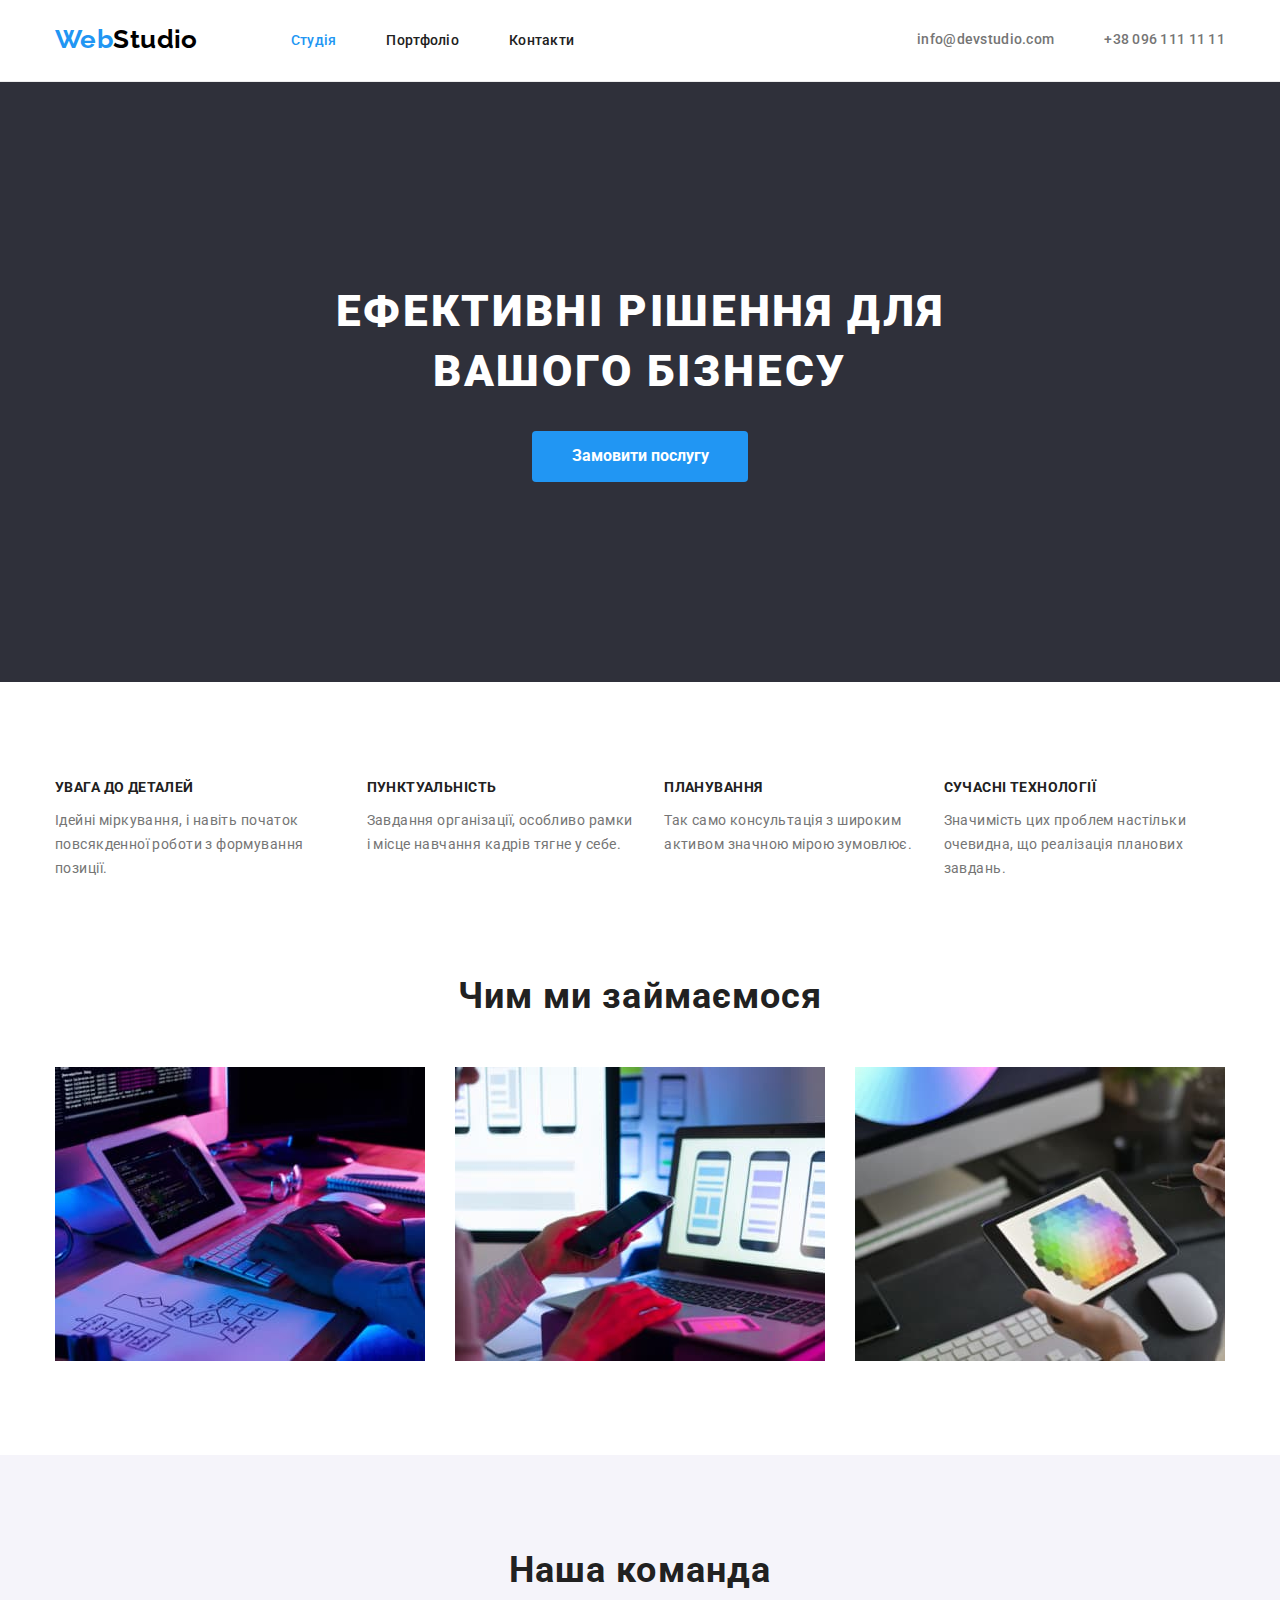
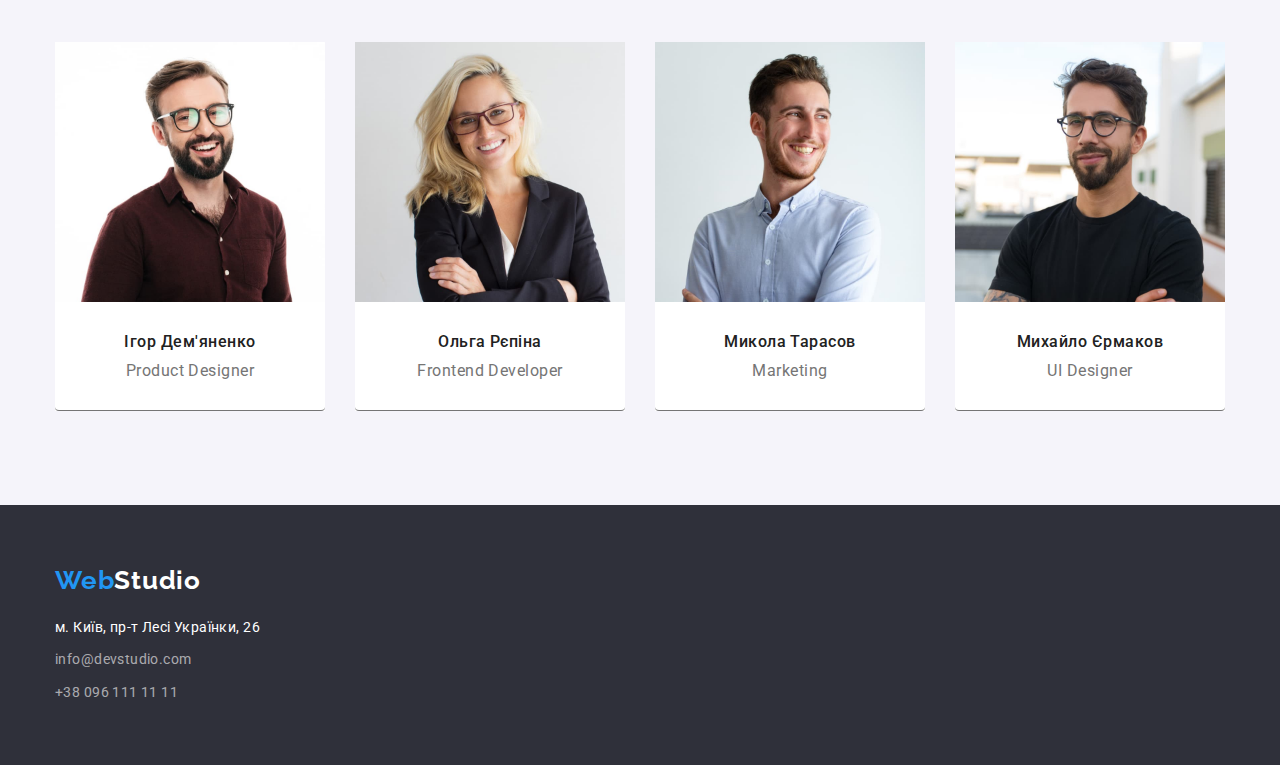
<file: index.html>
<!DOCTYPE html>
<html lang="uk">
  <head>
    <meta charset="UTF-8" />
    <meta http-equiv="X-UA-Compatible" content="IE=edge" />
    <meta name="viewport" content="width=device-width, initial-scale=1.0" />
    <title>Studio</title>
    <link rel="preconnect" href="https://fonts.googleapis.com" />
    <link rel="preconnect" href="https://fonts.gstatic.com" crossorigin />
    <link
      href="https://fonts.googleapis.com/css2?family=Raleway:wght@700&family=Roboto:wght@400;500;700;900&display=swap"
      rel="stylesheet"
    />
    <link rel="stylesheet" href="https://cdnjs.cloudflare.com/ajax/libs/modern-normalize/1.1.0/modern-normalize.min.css">
    <link rel="stylesheet" href="./styles/styles.css" />
  </head>
  <!-- <body class="page container"> -->
    <!-- Хедер -->
    <header class="page-header">
      <div class="container ">
      <nav>
        <!-- Логотип -->
        <a href="./index.html" class="logo">
          <span class="web">Web</span>Studio</a>
        <!-- Навигиция -->
        <ul class="site-nav list title">
          <li><a href="./index.html" class="current">Студія</a></li>
          <li><a href="./portfolio.html">Портфоліо</a></li>
          <li><a href="/">Контакти</a></li>
        </ul>
      </nav>
      <!-- Контакты -->
      <ul class="contacts list">
        <li class="item"><a href="mailto:info@devstudio.com">info@devstudio.com</a></li>
        <li class="item"><a href="tel:+380961111111">+38 096 111 11 11</a></li>
      </ul></div>
    </header>
    <main>
      <!-- Hero -->
        <section class="section hero">
          <div class="container">
          <h1 class="hero-title">Ефективні рішення для вашого бізнесу</h1>
          <button type="button" class="button">Замовити послугу</button>
        </div>
        </section>
      <!-- Наші особливості -->  
      <section class="section features ">
        <div class="container">
          <h2 class="visually-hidden">Наші особливості</h2>
          <ul class="features-list list">
          <li>
            <h3 class="title">Увага до деталей</h3>
            <p>
              Ідейні міркування, і навіть початок повсякденної роботи з
              формування позиції.
            </p>
          </li>
          <li>
            <h3 class="title">Пунктуальність</h3>
            <p>
              Завдання організації, особливо рамки і місце навчання кадрів тягне
              у себе.
            </p>
          </li>
          <li>
            <h3 class="title">Планування</h3>
            <p>
              Так само консультація з широким активом значною мірою зумовлює.
            </p>
          </li>
          <li>
            <h3 class="title">Сучасні технології</h3>
            <p>
              Значимість цих проблем настільки очевидна, що реалізація планових
              завдань.
            </p>
          </li>
          </ul>
        </div>  
      </section>
      <!-- Чим ми займаємося -->
      <section class="section examples">
        <div class="container">
        <h2 class="title our-work">Чим ми займаємося</h2>
        <ul class="list">
          <li>
            <img src="./images//box1.jpg" alt="Людина кодить" width="100%" />
          </li>
          <li>
            <img
              src="./images//box2.jpg"
              alt="Людина з смартфоном та ноутбуком"
              width="100%"
            />
          </li>
          <li>
            <img
              src="./images//box3.jpg"
              alt="Людина з планшетом"
              width="100%"
            />
          </li>
        </ul>
        </div>
      </section>
        <!-- Наша команда -->
        <section class="section team">
          <div class="container">
            <h2 class="team-title">Наша команда</h2>
            <ul class="list">
            <li class="team-item">
            <img src="./images//img1.jpg" alt="Ігор Дем'яненко" width="100%" />
            <div class="team-man">
            <h3 >Ігор Дем'яненко</h3>
            <p>Product Designer</p>
            </div>
            </li>
            <li class="team-item">
            <img src="./images//img2.jpg" alt="Ольга Рєпіна" width="100%" />
            <div class="team-man">
            <h3 >Ольга Рєпіна</h3>
            <p>Frontend Developer</p>
            </div>
            </li>
            <li class="team-item">
            <img src="./images//img3.jpg" alt="Микола Тарасов" width="100%" />
            <div class="team-man">
            <h3 >Микола Тарасов</h3>
            <p>Marketing</p>
            </div>
            </li>
            <li class="team-item">
            <img src="./images//img4.jpg" alt="Михайло Єрмаков" width="100%" />
            <div class="team-man">
            <h3 >Михайло Єрмаков</h3>
            <p>UI Designer</p>
            </div>
            </li>
            </ul>
          </div>  
      </section>
    </main>
    <!-- footer -->
    <footer class="footer">
      <div class="container">
      <a href="./index.html" class="logo"
        ><span class="web">Web</span
        ><span class="studio-footer">Studio</span></a
      >
      <address>
        <ul class="list">
          <li>
            <a
              href="https://goo.gl/maps/BuS8yhXF1dFbsMXs6"
              target="_blank"
              rel="noopener noreferrer nofollow"
              class="address"
              >м. Київ, пр-т Лесі Українки, 26</a
            >
          </li>
          <li>
            <a class="smooth" href="mailto:info@devstudio.com"
              >info@devstudio.com</a
            >
          </li>
          <li>
            <a class="smooth" href="tel:+380961111111">+38 096 111 11 11</a>
          </li>
        </ul>
      </address>
      </div>
    </footer>
  </body>
</html>
</file>
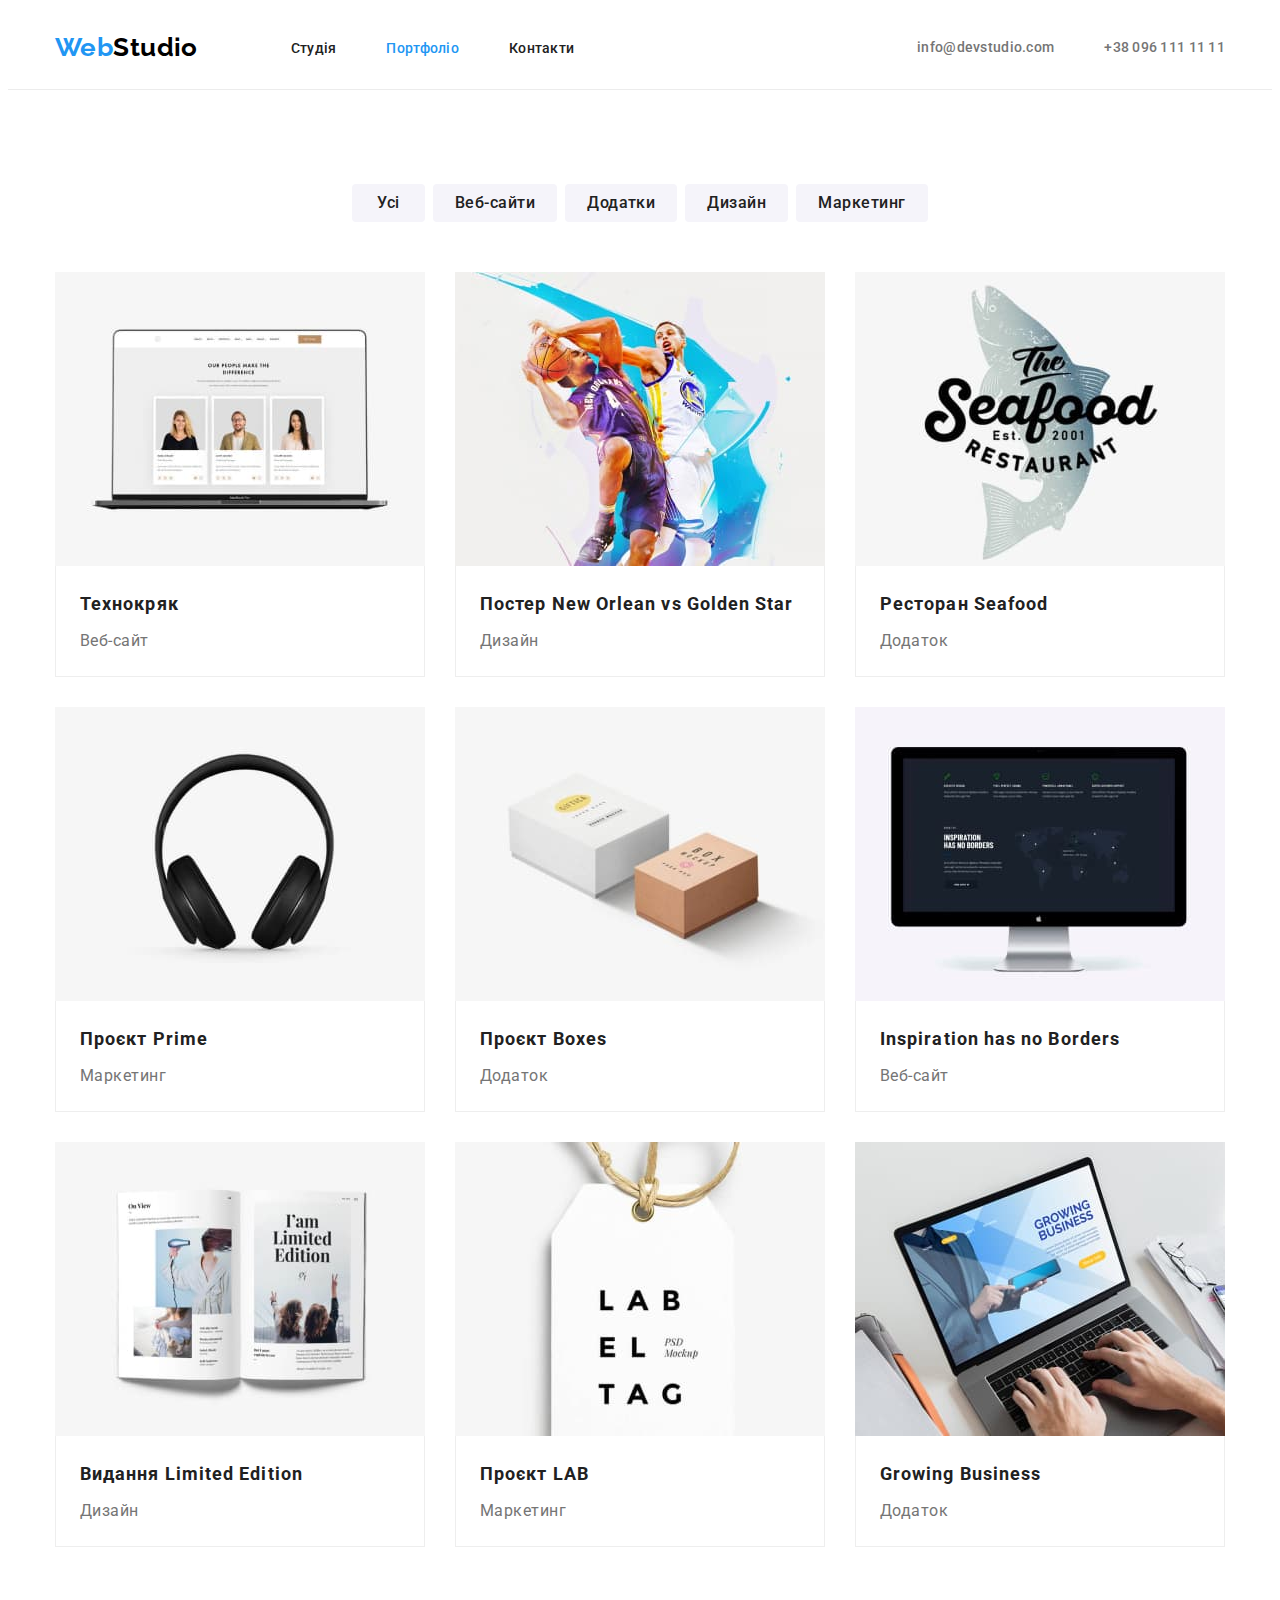
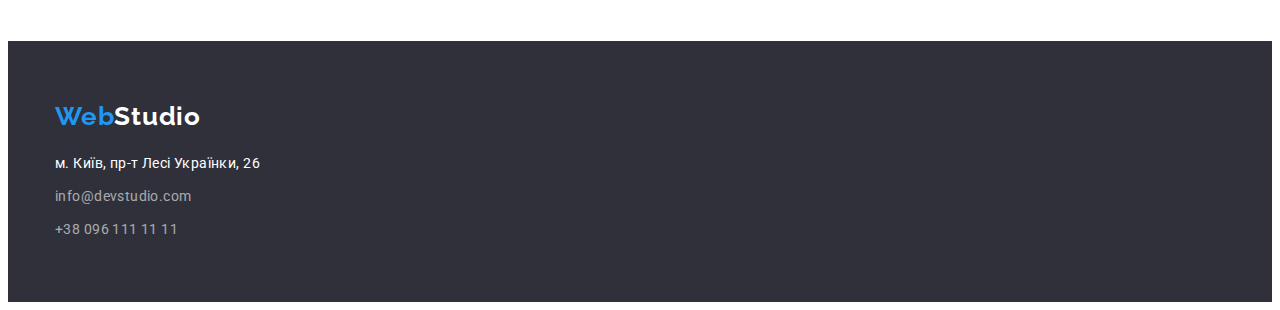
<file: portfolio.html>
<!DOCTYPE html>
<html lang="uk">
  <head>
    <meta charset="UTF-8" />
    <meta http-equiv="X-UA-Compatible" content="IE=edge" />
    <meta name="viewport" content="width=device-width, initial-scale=1.0" />
    <title>Portfolio</title>
    <link rel="preconnect" href="https://fonts.googleapis.com" />
    <link rel="preconnect" href="https://fonts.gstatic.com" crossorigin />
    <link
      href="https://fonts.googleapis.com/css2?family=Raleway:wght@700&family=Roboto:wght@400;500;700;900&display=swap"
      rel="stylesheet"
    />
    <link rel="stylesheet" href="./styles/styles.css" />
  </head>
  <body>
    <!-- Хедер -->
    <header class="page-header">
      <div class="container">
        <nav>
          <!-- Логотип -->
          <a href="./index.html" class="logo"
            ><span class="web">Web</span>Studio</a
          >
          <!-- Навигиция -->
          <ul class="site-nav list title">
            <li><a href="./index.html">Студія</a></li>
            <li><a href="./portfolio.html" class="current">Портфоліо</a></li>
            <li><a href="/">Контакти</a></li>
          </ul>
        </nav>
        <!-- Контакты -->
        <ul class="contacts list">
          <li><a href="mailto:info@devstudio.com">info@devstudio.com</a></li>
          <li><a href="tel:+380961111111">+38 096 111 11 11</a></li>
        </ul>
      </div>
    </header>
    <main>
      <!-- ПОРТФОЛИО -->
      <section class="section portfolio">
        <div class="container">
          <h1 class="visually-hidden">Наші галузі</h1>
          <ul class="button-item">
            <li><button type="button" class="button-portfolio all">Усі</button></li>
            <li>
              <button type="button" class="button-portfolio">Веб-сайти</button>
            </li>
            <li>
              <button type="button" class="button-portfolio">Додатки</button>
            </li>
            <li>
              <button type="button" class="button-portfolio">Дизайн</button>
            </li>
            <li>
              <button type="button" class="button-portfolio">Маркетинг</button>
            </li>
          </ul>
          <ul class="portfolio-item">
            <li class="portfolio-item-list">
              <a href="/"
                ><img
                  src="./images/imgportf9.jpg"
                  alt="Фотографії трьох людей" width="100%"
                />
                <div class="portfolio-item-box"><h2 class="portfolio-title">Технокряк</h2>
                <p>Веб-сайт</p></div>
              </a>
            </li>
            <li class="portfolio-item-list">
              <a href="/"
                ><img
                  src="./images/imgportf1.jpg"
                  alt="Два баскетболіста в бородьбі за м'яч"
                  width="100%"
                />
                <div class="portfolio-item-box"><h2 class="portfolio-title">
                  Постер New Orlean vs Golden Star
                </h2>
                <p>Дизайн</p></div>
              </a>
            </li>
            <li class="portfolio-item-list">
              <a href="/"
                ><img
                  src="./images/imgportf2.jpg"
                  alt="Надпис морська їжа"
                  width="100%"
                />
                <div class="portfolio-item-box"><h2 class="portfolio-title">Ресторан Seafood</h2>
                <p>Додаток</p></div>
              </a>
            </li>
            <li class="portfolio-item-list">
              <a href="/"
                ><img
                  src="./images/imgportf3.jpg"
                  alt="Навушники"
                  width="100%"
                />

                <div class="portfolio-item-box"><h2 class="portfolio-title">Проєкт Prime</h2>
                <p>Маркетинг</p></div>
              </a>
            </li>
            <li class="portfolio-item-list">
              <a href="/"
                ><img
                  src="./images/imgportf4.jpg"
                  alt="Сіра та коричнева коробки"
                  width="100%"
                />
                <div class="portfolio-item-box"><h2 class="portfolio-title">Проєкт Boxes</h2>
                <p>Додаток</p></div>
              </a>
            </li>
            <li class="portfolio-item-list">
              <a href="/"
                ><img src="./images/imgportf5.jpg" alt="Монітор" width="100%" />
                <div class="portfolio-item-box"><h2 class="portfolio-title">Inspiration has no Borders</h2>
                <p>Веб-сайт</p></div>
              </a>
            </li>
            <li class="portfolio-item-list">
              <a href="/"
                ><img
                  src="./images/imgportf6.jpg"
                  alt="Розгорнутий журнал"
                  width="100%"
                />
                <div class="portfolio-item-box"><h2 class="portfolio-title">Видання Limited Edition</h2>
                <p>Дизайн</p></div>
              </a>
            </li>
            <li class="portfolio-item-list">
              <a href="/"
                ><img
                  src="./images/imgportf7.jpg"
                  alt="Етикетка на шнурці"
                  width="100%"
                />
                <div class="portfolio-item-box"><h2 class="portfolio-title">Проєкт LAB</h2>
                <p>Маркетинг</p></div>
              </a>
            </li>
            <li class="portfolio-item-list">
              <a href="/"
                ><img
                  src="./images/imgportf8.jpg"
                  alt="Руки на клавіатурі ноутбука"
                  width="100%"
                />
                <div class="portfolio-item-box"><h2 class="portfolio-title">Growing Business</h2>
                <p>Додаток</p></div>
              </a>
            </li>
          </ul>
        </div>
      </section>
    </main>
    <!-- footer -->
    <footer class="footer">
      <div class="container">
        <a href="./index.html" class="logo"
          ><span class="web">Web</span
          ><span class="studio-footer">Studio</span></a
        >
        <address>
          <ul class="list">
            <li>
              <a
                href="https://goo.gl/maps/BuS8yhXF1dFbsMXs6"
                target="_blank"
                rel="noopener noreferrer nofollow"
                class="address"
                >м. Київ, пр-т Лесі Українки, 26</a
              >
            </li>
            <li>
              <a class="smooth" href="mailto:info@devstudio.com"
                >info@devstudio.com</a
              >
            </li>
            <li>
              <a class="smooth" href="tel:+380961111111">+38 096 111 11 11</a>
            </li>
          </ul>
        </address>
      </div>
    </footer>
  </body>
</html>
</file>
<file: styles/styles.css>
/* main text color #757575
title text color #212121
active #2196F3
backround team #F5F4FA
background buttons #F5F4FA
background color #2F303A
logo #000000
hero title logo #FFFFFF
*/
html {
  box-sizing: border-box;
}
*,
*::before,
*::after {
  box-sizing: inherit;
}
:root {
  --main-text-color: #757575;
  --title-text-color: #212121;
  --active: #2196f3;
  --backround-team: #f5f4fa;
  --background-color: #2f303a;
  --logo: #000000;
  --hero-title-logo: #ffffff;
  --main-background-color: #ffffff;
  --backgroundbuttons: #f5f4fa;
  --button-text-aktive: #ffffff;
  --border-header: #ececec;
  --portfolio-box-border: #EEEEEE;
}
h1,
h2,
h3,
h4,
h5,
h6,
p,
ul {
  margin: 0;
  padding: 0;
}
body {
  color: var(--main-text-color);

  background-color: var(--main-background-color);
  font-family: "Roboto", sans-serif;
  font-size: 14px;
  line-height: 1.71;
  letter-spacing: 0.03em;
}
ul {
  list-style: none;
}
.list {
  padding: 0;
  margin: 0;
}
/* HEADER  */
.page-header {
  border-bottom: 1px solid var(--border-header);
}
.page-header nav {
  display: flex;
}
.page-header div {
  display: flex;
  align-items: center;
}
.site-nav {
  display: flex;
}
.site-nav a {
  display: block;
  padding-top: 32px;
  padding-bottom: 32px;
}
.site-nav li:not(:last-child) {
  margin-right: 50px;
}
.contacts {
  display: flex;
  margin-left: auto;
}
.contacts a {
  padding-top: 32px;
  padding-bottom: 32px;
}
.contacts li:not(:last-child) {
  margin-right: 50px;
}
.page-header a {
  text-decoration: none;
}
/* container */
.container {
  width: 1200px;
  padding-left: 15px;
  padding-right: 15px;

  margin-left: auto;
  margin-right: auto;
}
/* logo */
.logo {
  color: var(--logo);
  font-family: Raleway, sans-serif;
  font-weight: 700;
  font-size: 26px;
  line-height: 1.19;
  margin-right: 93px;

  display: block;
  padding-top: 24px;
  padding-bottom: 25px;
}
.web {
  color: var(--active);
}
/* Navigation */
.site-nav a {
  color: var(--title-text-color);
  font-weight: 500;
  font-size: 14px;
  line-height: 1.2;
  letter-spacing: 0.02em;
}
.site-nav a:hover,
.site-nav a:focus {
  color: var(--active);
}
.site-nav .current {
  color: var(--active);
}
/* Contacts */
.contacts a {
  color: var(--main-text-color);
  font-weight: 500;
  font-size: 14px;
  line-height: 1.2;
  letter-spacing: 0.02em;
}
.contacts a:hover,
.contacts a:focus {
  color: #2196f3;
}
/* Hero */
.hero {
  background-color: var(--background-color);
  padding-top: 200px;
  padding-bottom: 200px;
  text-align: center;
}
.hero-title {
  color: var(--hero-title-logo);
  margin: 0 auto 30px;
  display: block;

  font-weight: 900;
  font-size: 44px;
  line-height: 1.36;

  letter-spacing: 0.06em;
  text-transform: uppercase;
  width: 696px;
}
/* Buttons */

.button {
  background-color: var(--active);
  color: var(--hero-title-logo);
  font-weight: 700;
  font-size: 16px;
  line-height: 1.88;
  cursor: pointer;
  border-radius: 4px;
  border: 0px;
  min-width: 216px;
  padding: 10px 32px;
  display: inline-block;
  text-align: center;
}

/* Наші особливості */
.visually-hidden {
  position: absolute;
  white-space: nowrap;
  width: 1px;
  height: 1px;
  overflow: hidden;
  border: 0;
  padding: 0;
  clip: rect(0 0 0 0);
  clip-path: inset(50%);
  margin: -1px;
}
.features-list :not(:last-child) {
  margin-right: 30px;
}
.features-list {
  display: flex;

}

.features {
  padding-top: 94px;
  padding-bottom: 94px;
}
.features h3 {
  font-size: 14px;
  line-height: 1.71;
  text-transform: uppercase;
  margin-top: 0px;
  margin-bottom: 10px;
}
/* all titles */
.title {
  color: var(--title-text-color);
  font-weight: 700;
  font-size: 14px;
  line-height: 1.2;
  letter-spacing: 0.03em;
}
/*Чим ми займаємося  */
.examples {
  padding-bottom: 94px;
}

.our-work {
  font-weight: 700;
  font-size: 36px;
  line-height: 1.17;
  text-align: center;
  letter-spacing: 0.03em;
  margin-top: 0;
  margin-bottom: 50px;
}
.examples .list {
  display: flex;
}
.examples .list :not(:last-child) {
  margin-right: 30px;
}
/* Team */
img {
  display: block;
}
.team .list {
  display: flex;
gap: 30px;
}
/* .team .list :not(:last-child) {
  margin-right: 30px;
} */
.team {
  background-color: var(--backround-team);
padding-top: 94px;
padding-bottom: 94px;
}

.team-man {
  padding-top: 30px;
  padding-bottom: 30px;
  border-bottom: 1px solid var(--main-text-color);
  border-radius: 4px;
}

.team h3 {
  margin-top: 0;
  margin-bottom: 10px;
}
.team p {
  margin-top: 0;
  }
.team-item { background-color: var(--main-background-color);
text-align: center;}  
.team-title {
  font-weight: 700;
  font-size: 36px;
  line-height: 1.17;
  text-align: center;
  letter-spacing: 0.03em;
  color: var(--title-text-color);
  margin-top: 0;
  margin-bottom: 50px;
}

.team h3 {
  font-weight: 500;
  font-size: 16px;
  line-height: 1.19;
  letter-spacing: 0.03em;
  color: var(--title-text-color);
}
.team p {
  font-size: 16px;
  line-height: 1.19;
  letter-spacing: 0.03em;
}
/* Footer */
.footer {
  background-color: var(--background-color);
  padding-top: 60px;
  padding-bottom: 60px;
}

.footer .container {
  text-align: left;
}
.footer a {
  text-decoration: none;
  font-style: normal;
  font-size: 14px;
  line-height: 1.71;
  letter-spacing: 0.03em;
}
.studio-footer {
  color: var(--hero-title-logo);
}
.footer .logo {
  font-family: Raleway, sans-serif;
  font-weight: 700;
  font-size: 26px;
  line-height: 1.19;
  margin-bottom: 20px;
  margin-right: 0;
  display: inline-block;
  padding-top: 0;
  padding-bottom: 0;
}
/* address */
address li:not(:last-child) {margin-bottom: 9px;}
address a {
  color: var(--hero-title-logo);
}
address a:hover,
address a:focus {
  color: var(--active);
}
.smooth {
  color: rgba(255, 255, 255, 0.6);
}

/* ПОРТФОЛИО */

/* button-portfolio */
.button-portfolio {
  background-color: var(--backround-team);
  color: var(--title-text-color);
  font-weight: 500;
  font-size: 16px;
  line-height: 1.62;
  text-align: center;
  letter-spacing: 0.03em;
  border-radius: 4px;
  border: 0px;
  cursor: pointer;
  font-family: inherit;
  display: inline-block;
  padding: 6px 22px;
}
.button-item .all {
  padding-left: 25px;
  padding-right: 25px;
}

.button-portfolio:hover,
.button-portfolio:focus {
  background-color: var(--active);
  color: var(--button-text-aktive);
}
.portfolio .button-item {
  display: flex;
  justify-content: center;
  margin-bottom: 50px;
}
.button-item li:not(:last-child) {
  margin-right: 8px;
}
/* POrtfolio-item */
.portfolio-item {
    display: flex;
    flex-wrap: wrap;
    gap: 30px;
}
.portfolio-item-list {flex-basis: calc((100% - 60px) / 3);}
.portfolio-title {
  color: var(--title-text-color);

  font-weight: 700;
  font-size: 18px;
  line-height: 2;
  letter-spacing: 0.06em;
  margin-bottom: 4px;
}
.portfolio {
  padding-top: 94px;
  padding-bottom: 94px;
}
.portfolio-item-box { padding: 20px 24px;
border-bottom: 1px solid var(--portfolio-box-border);
border-left: 1px solid var(--portfolio-box-border);
border-right: 1px solid var(--portfolio-box-border);}

.portfolio p {
  color: var(--main-text-color);
  font-size: 16px;
  line-height: 1.88;
  letter-spacing: 0.03em;
}
.portfolio a {
  text-decoration: none;
}
</file>
